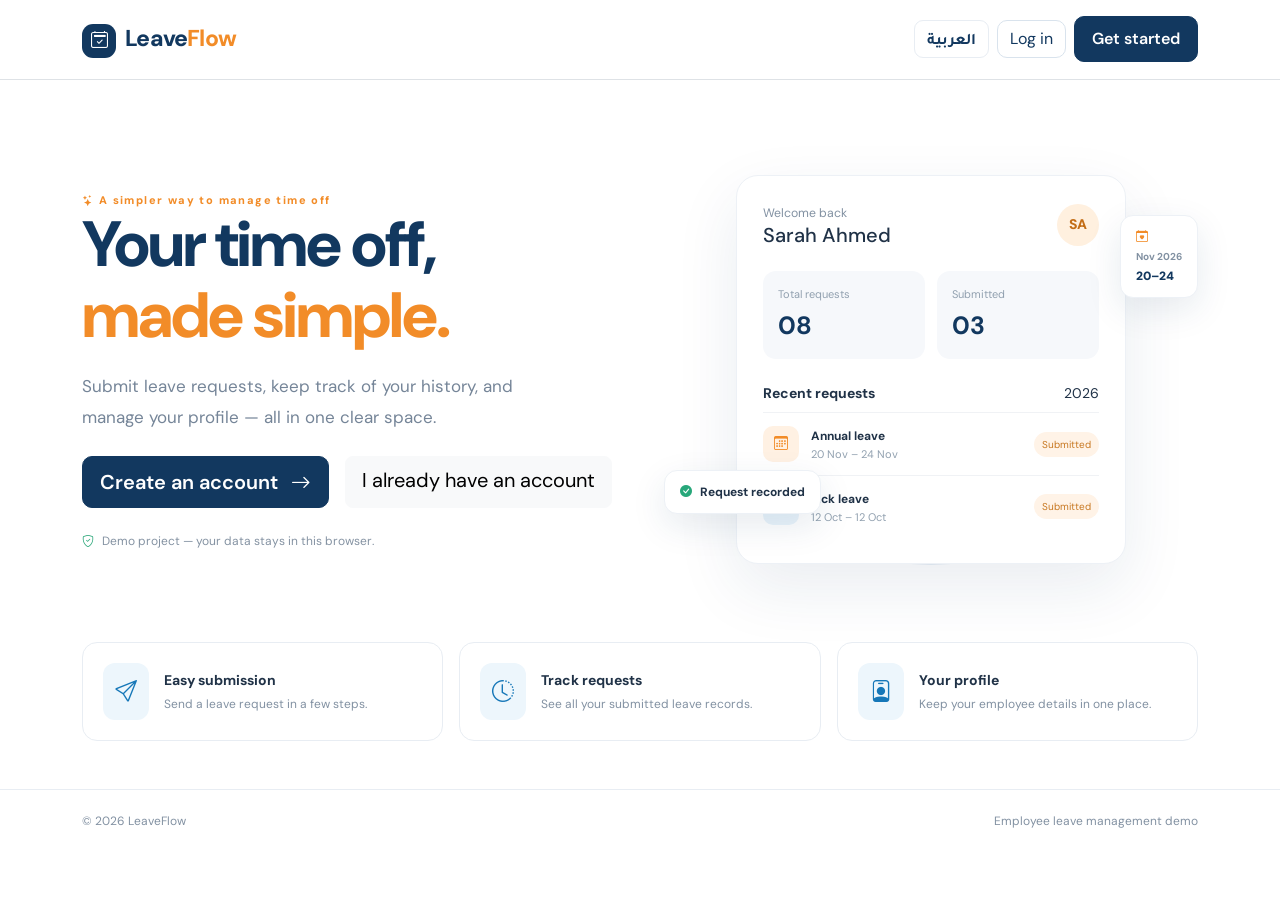
<file: index.html>
<!doctype html>
<html lang="en">
<head>
  <meta charset="utf-8"><meta name="viewport" content="width=device-width, initial-scale=1">
  <meta name="description" content="LeaveFlow employee leave management demo">
  <title>LeaveFlow | Leave Management</title>
  <link href="https://cdn.jsdelivr.net/npm/bootstrap@5.3.3/dist/css/bootstrap.min.css" rel="stylesheet">
  <link href="https://cdn.jsdelivr.net/npm/bootstrap-icons@1.11.3/font/bootstrap-icons.min.css" rel="stylesheet">
  <link rel="stylesheet" href="css/style.css">
</head>
<body class="landing-page">
  <nav class="navbar navbar-expand-lg navbar-light bg-white border-bottom">
    <div class="container py-2">
      <a class="navbar-brand brand" href="index.html"><span class="brand-mark"><i class="bi bi-calendar2-check"></i></span> Leave<span>Flow</span></a>
      <div class="ms-auto d-flex gap-2 align-items-center">
        <button class="btn btn-language" data-language-toggle>العربية</button>
        <a class="btn btn-outline-primary" href="login.html" data-i18n="login">Log in</a>
        <a class="btn btn-primary" href="register.html" data-i18n="getStarted">Get started</a>
      </div>
    </div>
  </nav>
  <main class="container">
    <section class="hero row align-items-center g-5">
      <div class="col-lg-6">
        <span class="eyebrow"><i class="bi bi-stars"></i> <span data-i18n="heroEyebrow">A simpler way to manage time off</span></span>
        <h1 data-i18n="heroTitle">Your time off,<br><span>made simple.</span></h1>
        <p class="hero-copy" data-i18n="heroText">Submit leave requests, keep track of your history, and manage your profile — all in one clear space.</p>
        <div class="d-flex flex-wrap gap-3 mt-4">
          <a class="btn btn-primary btn-lg" href="register.html"><span data-i18n="createAccount">Create an account</span> <i class="bi bi-arrow-right ms-2"></i></a>
          <a class="btn btn-light btn-lg" href="login.html" data-i18n="alreadyMember">I already have an account</a>
        </div>
        <div class="hero-note mt-4"><i class="bi bi-shield-check"></i> <span data-i18n="demoNote">Demo project — your data stays in this browser.</span></div>
      </div>
      <div class="col-lg-6">
        <div class="hero-visual">
          <div class="visual-orbit orbit-one"></div><div class="visual-orbit orbit-two"></div>
          <div class="preview-card">
            <div class="d-flex justify-content-between align-items-center mb-4"><div><small class="muted" data-i18n="welcomeBack">Welcome back</small><h5 class="mb-0">Sarah Ahmed</h5></div><div class="avatar">SA</div></div>
            <div class="preview-stats"><div><small data-i18n="totalRequests">Total requests</small><strong>08</strong></div><div><small data-i18n="submitted">Submitted</small><strong class="text-orange">03</strong></div></div>
            <div class="d-flex justify-content-between align-items-center mt-4 mb-2"><strong data-i18n="recentRequests">Recent requests</strong><span class="tiny-muted">2026</span></div>
            <div class="preview-row"><span class="date-icon"><i class="bi bi-calendar3"></i></span><div class="flex-grow-1"><b data-i18n="annualLeave">Annual leave</b><small>20 Nov – 24 Nov</small></div><span class="status-pill">Submitted</span></div>
            <div class="preview-row"><span class="date-icon blue"><i class="bi bi-heart-pulse"></i></span><div class="flex-grow-1"><b data-i18n="sickLeave">Sick leave</b><small>12 Oct – 12 Oct</small></div><span class="status-pill">Submitted</span></div>
          </div>
          <div class="floating-chip"><i class="bi bi-check-circle-fill"></i> <span data-i18n="requestRecorded">Request recorded</span></div>
          <div class="floating-calendar"><i class="bi bi-calendar-heart"></i><span>Nov 2026</span><b>20–24</b></div>
        </div>
      </div>
    </section>
    <section class="feature-strip row g-3 pb-5">
      <div class="col-md-4"><div class="feature"><i class="bi bi-send"></i><div><b data-i18n="easySubmission">Easy submission</b><p data-i18n="easySubmissionText">Send a leave request in a few steps.</p></div></div></div>
      <div class="col-md-4"><div class="feature"><i class="bi bi-clock-history"></i><div><b data-i18n="trackRequests">Track requests</b><p data-i18n="trackRequestsText">See all your submitted leave records.</p></div></div></div>
      <div class="col-md-4"><div class="feature"><i class="bi bi-person-badge"></i><div><b data-i18n="yourProfile">Your profile</b><p data-i18n="yourProfileText">Keep your employee details in one place.</p></div></div></div>
    </section>
  </main>
  <footer class="site-footer"><div class="container d-flex justify-content-between flex-wrap gap-2"><span>© 2026 LeaveFlow</span><span data-i18n="footerDemo">Employee leave management demo</span></div></footer>
  <script src="js/language.js"></script><script src="js/auth.js"></script>
</body></html>
</file>
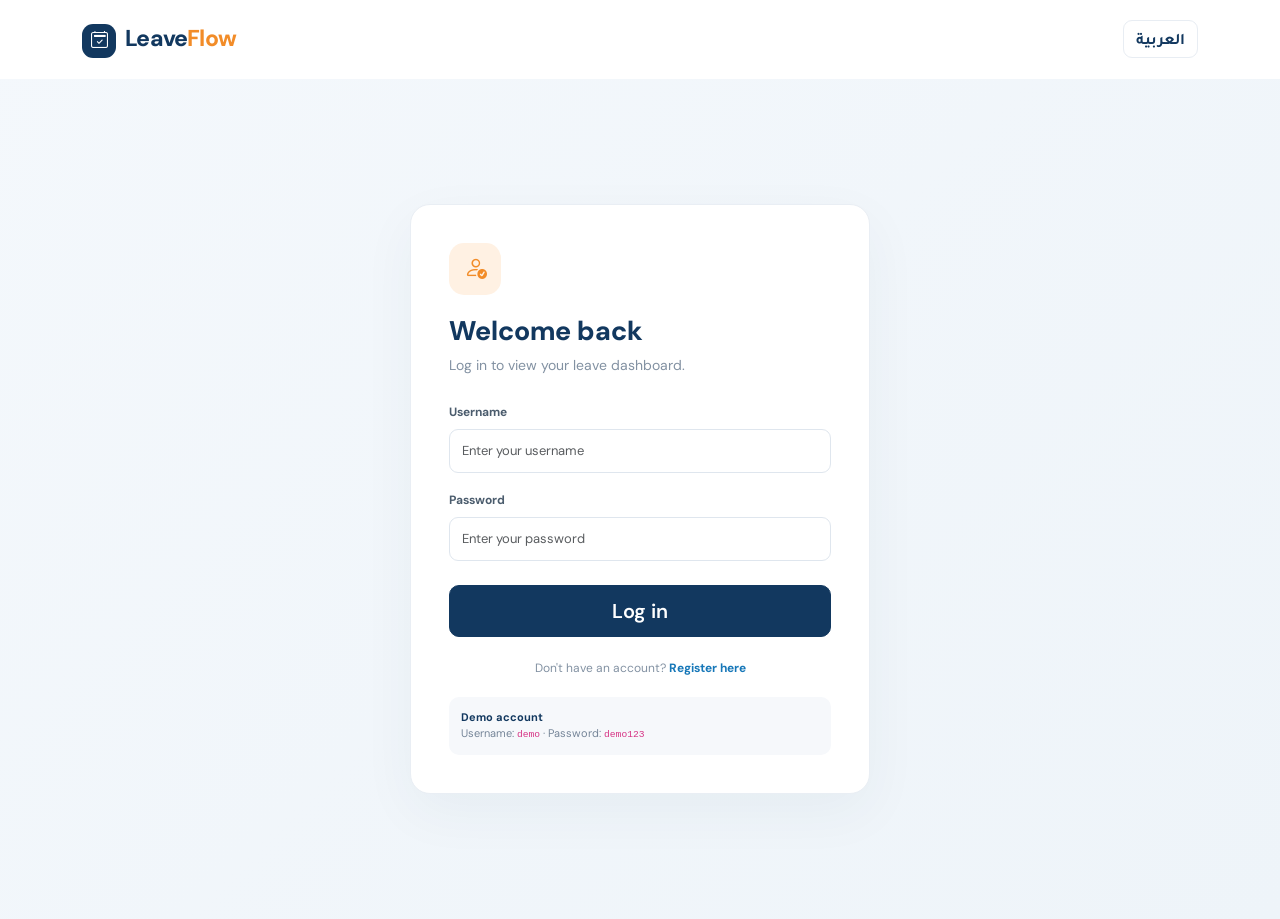
<file: dashboard.html>
<!doctype html><html lang="en"><head><meta charset="utf-8"><meta name="viewport" content="width=device-width,initial-scale=1"><title>Dashboard | LeaveFlow</title><link href="https://cdn.jsdelivr.net/npm/bootstrap@5.3.3/dist/css/bootstrap.min.css" rel="stylesheet"><link href="https://cdn.jsdelivr.net/npm/bootstrap-icons@1.11.3/font/bootstrap-icons.min.css" rel="stylesheet"><link rel="stylesheet" href="css/style.css"></head><body class="app-page">
<aside class="sidebar"><a class="navbar-brand brand side-brand" href="dashboard.html"><span class="brand-mark"><i class="bi bi-calendar2-check"></i></span> Leave<span>Flow</span></a><div class="side-caption" data-i18n="workspace">WORKSPACE</div><a class="side-link active" href="dashboard.html"><i class="bi bi-grid-1x2"></i><span data-i18n="dashboard">Dashboard</span></a><a class="side-link " href="leave-request.html"><i class="bi bi-plus-circle"></i><span data-i18n="newRequest">New request</span></a><a class="side-link " href="my-requests.html"><i class="bi bi-calendar2-week"></i><span data-i18n="myRequests">My requests</span></a><a class="side-link " href="profile.html"><i class="bi bi-person"></i><span data-i18n="profile">Profile</span></a><div class="sidebar-bottom"><div class="help-mini"><i class="bi bi-info-circle"></i><span data-i18n="demoVersion">Demo version</span></div><button class="side-link logout-btn" data-logout><i class="bi bi-box-arrow-left"></i><span data-i18n="logout">Log out</span></button></div></aside>
<div class="app-main"><header class="topbar"><button class="btn btn-light d-lg-none" id="menuToggle"><i class="bi bi-list"></i></button><div><span class="topbar-title" data-i18n="employeePortal">Employee portal</span><small class="d-block muted" data-i18n="manageLeave">Manage your leave in one place</small></div><div class="ms-auto d-flex align-items-center gap-3"><button class="btn btn-language" data-language-toggle>العربية</button><div class="top-user"><span class="avatar small-avatar" id="topAvatar">U</span><span id="topUserName">Employee</span></div></div></header>
<main class="content-area">
<div class="page-heading"><div><div class="eyebrow" data-i18n="overview">OVERVIEW</div><h1><span data-i18n="hello">Hello</span>, <span id="welcomeName">Employee</span> 👋</h1><p data-i18n="dashboardIntro">Here is an overview of your leave activity.</p></div><a href="leave-request.html" class="btn btn-primary"><i class="bi bi-plus-lg me-2"></i><span data-i18n="newRequest">New request</span></a></div>
<div class="welcome-banner"><div><span data-i18n="department">Department</span><h3 id="welcomeDepartment">—</h3><p data-i18n="welcomeMessage">Your leave information, organized and easy to access.</p></div><div class="banner-icon"><i class="bi bi-calendar2-heart"></i></div></div>
<div class="row g-3 stats-row"><div class="col-md-4"><div class="stat-card"><span class="stat-icon purple"><i class="bi bi-calendar2-week"></i></span><div><small data-i18n="totalRequests">Total requests</small><strong id="totalCount">0</strong></div></div></div><div class="col-md-4"><div class="stat-card"><span class="stat-icon orange"><i class="bi bi-send"></i></span><div><small data-i18n="submitted">Submitted</small><strong id="submittedCount">0</strong></div></div></div><div class="col-md-4"><div class="stat-card"><span class="stat-icon blue"><i class="bi bi-calendar-check"></i></span><div><small data-i18n="leaveTypes">Leave types used</small><strong id="typesCount">0</strong></div></div></div></div>
<section class="panel mt-4"><div class="panel-heading"><div><h2 data-i18n="recentRequests">Recent requests</h2><p data-i18n="latestLeave">Your latest leave submissions</p></div><a href="my-requests.html" class="text-link" data-i18n="viewAll">View all <i class="bi bi-arrow-up-right"></i></a></div><div id="recentRequests"></div></section>
</main><footer class="app-footer">© 2026 LeaveFlow <span data-i18n="footerDemo">Employee leave management demo</span></footer></div>
<script src="js/language.js"></script><script src="js/auth.js"></script><script src="js/dashboard.js"></script></body></html>
</file>
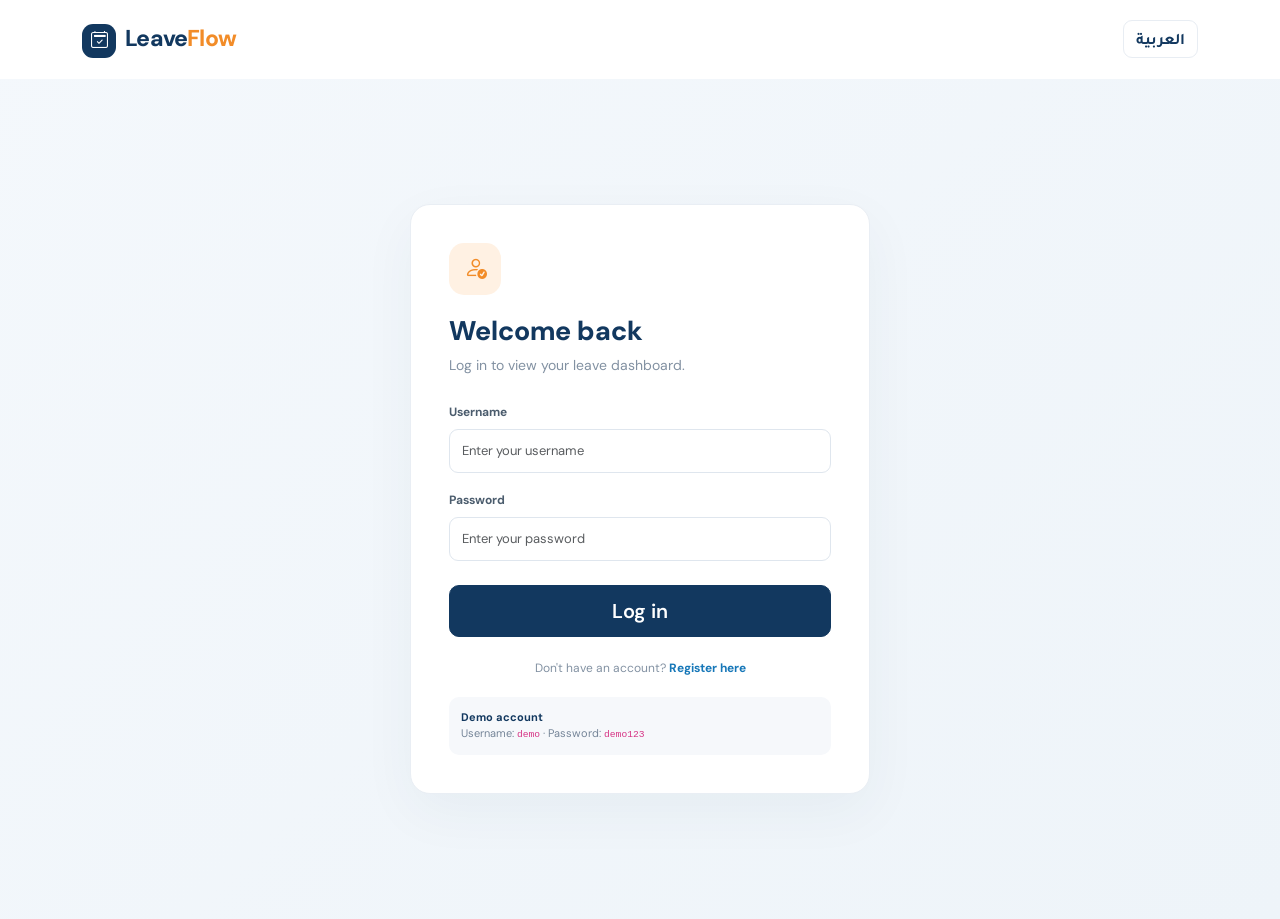
<file: leave-request.html>
<!doctype html><html lang="en"><head><meta charset="utf-8"><meta name="viewport" content="width=device-width,initial-scale=1"><title>New request | LeaveFlow</title><link href="https://cdn.jsdelivr.net/npm/bootstrap@5.3.3/dist/css/bootstrap.min.css" rel="stylesheet"><link href="https://cdn.jsdelivr.net/npm/bootstrap-icons@1.11.3/font/bootstrap-icons.min.css" rel="stylesheet"><link rel="stylesheet" href="css/style.css"></head><body class="app-page">
<aside class="sidebar"><a class="navbar-brand brand side-brand" href="dashboard.html"><span class="brand-mark"><i class="bi bi-calendar2-check"></i></span> Leave<span>Flow</span></a><div class="side-caption" data-i18n="workspace">WORKSPACE</div><a class="side-link " href="dashboard.html"><i class="bi bi-grid-1x2"></i><span data-i18n="dashboard">Dashboard</span></a><a class="side-link active" href="leave-request.html"><i class="bi bi-plus-circle"></i><span data-i18n="newRequest">New request</span></a><a class="side-link " href="my-requests.html"><i class="bi bi-calendar2-week"></i><span data-i18n="myRequests">My requests</span></a><a class="side-link " href="profile.html"><i class="bi bi-person"></i><span data-i18n="profile">Profile</span></a><div class="sidebar-bottom"><div class="help-mini"><i class="bi bi-info-circle"></i><span data-i18n="demoVersion">Demo version</span></div><button class="side-link logout-btn" data-logout><i class="bi bi-box-arrow-left"></i><span data-i18n="logout">Log out</span></button></div></aside>
<div class="app-main"><header class="topbar"><button class="btn btn-light d-lg-none" id="menuToggle"><i class="bi bi-list"></i></button><div><span class="topbar-title" data-i18n="employeePortal">Employee portal</span><small class="d-block muted" data-i18n="manageLeave">Manage your leave in one place</small></div><div class="ms-auto d-flex align-items-center gap-3"><button class="btn btn-language" data-language-toggle>العربية</button><div class="top-user"><span class="avatar small-avatar" id="topAvatar">U</span><span id="topUserName">Employee</span></div></div></header>
<main class="content-area">
<div class="page-heading"><div><div class="eyebrow" data-i18n="leaveManagement">LEAVE MANAGEMENT</div><h1 data-i18n="submitLeave">Submit a leave request</h1><p data-i18n="requestIntro">Complete the form below to record your leave request.</p></div></div>
<section class="panel form-panel"><div class="panel-heading"><div><h2 data-i18n="requestDetails">Request details</h2><p data-i18n="requestDetailsSub">Your employee information is filled in automatically.</p></div><span class="soft-badge"><i class="bi bi-pencil-square"></i> <span data-i18n="newEntry">New entry</span></span></div><div id="formAlert"></div>
<form id="leaveForm"><div class="row g-3"><div class="col-md-6"><label class="form-label" data-i18n="employeeName">Employee name</label><input class="form-control" id="employeeName" readonly></div><div class="col-md-6"><label class="form-label" data-i18n="department">Department</label><input class="form-control" id="employeeDepartment" readonly></div><div class="col-md-6"><label class="form-label" data-i18n="leaveType">Leave type</label><select class="form-select" id="leaveType" required><option value="">Select leave type</option><option value="Annual">Annual leave</option><option value="Sick">Sick leave</option><option value="Emergency">Emergency leave</option><option value="Other">Other</option></select></div><div class="col-md-6"><label class="form-label" data-i18n="reason">Reason</label><input class="form-control" id="reason" required maxlength="180" placeholder="Briefly describe the reason"></div><div class="col-md-6"><label class="form-label" data-i18n="startDate">Start date</label><input class="form-control" id="startDate" type="date" required></div><div class="col-md-6"><label class="form-label" data-i18n="endDate">End date</label><input class="form-control" id="endDate" type="date" required></div></div><div class="form-actions"><a href="dashboard.html" class="btn btn-light" data-i18n="cancel">Cancel</a><button class="btn btn-primary" type="submit"><i class="bi bi-send me-2"></i><span data-i18n="submitRequest">Submit request</span></button></div></form></section>
</main><footer class="app-footer">© 2026 LeaveFlow <span data-i18n="footerDemo">Employee leave management demo</span></footer></div>
<script src="js/language.js"></script><script src="js/auth.js"></script><script src="js/leave.js"></script></body></html>
</file>
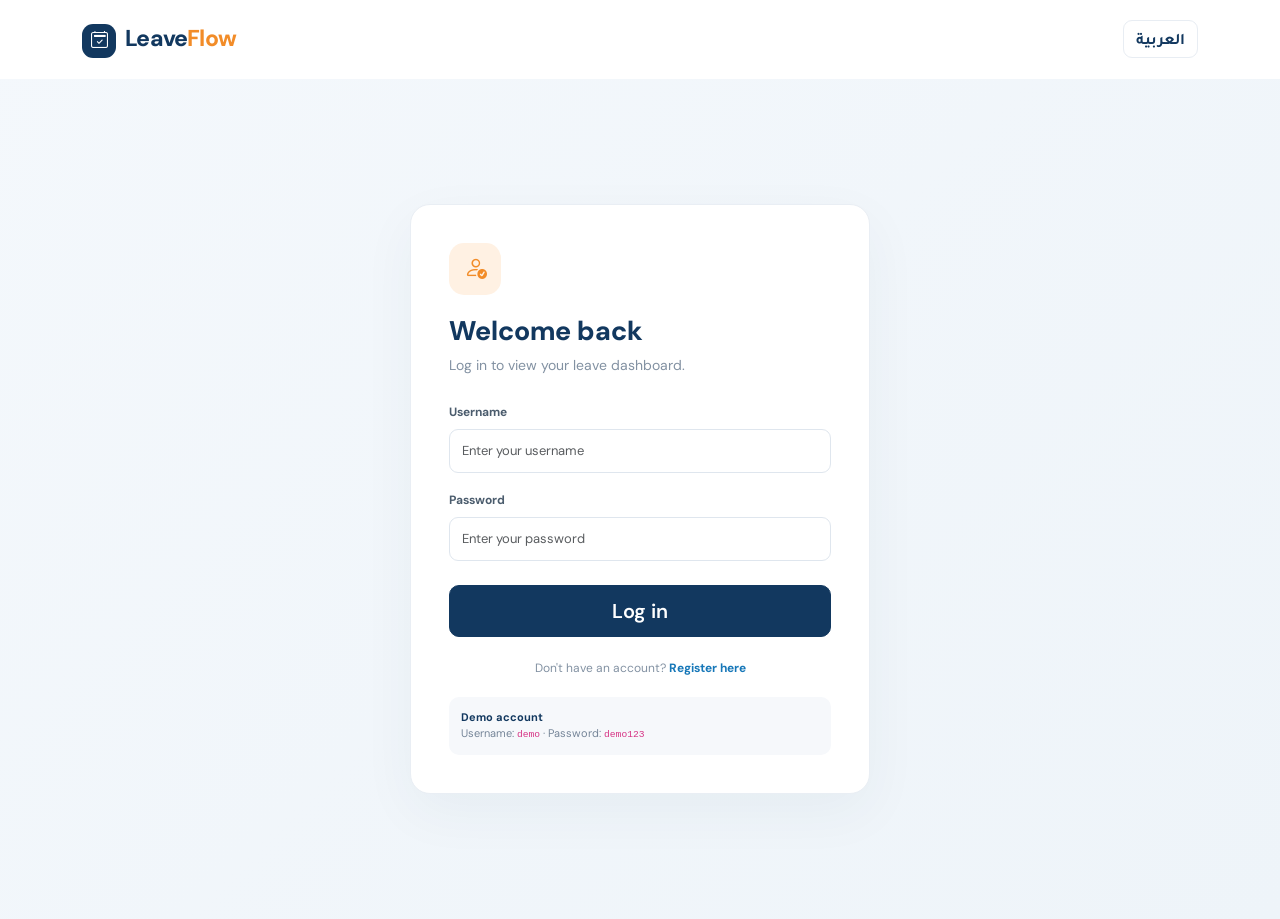
<file: login.html>
<!doctype html><html lang="en"><head><meta charset="utf-8"><meta name="viewport" content="width=device-width,initial-scale=1"><title>Log in | LeaveFlow</title><link href="https://cdn.jsdelivr.net/npm/bootstrap@5.3.3/dist/css/bootstrap.min.css" rel="stylesheet"><link href="https://cdn.jsdelivr.net/npm/bootstrap-icons@1.11.3/font/bootstrap-icons.min.css" rel="stylesheet"><link rel="stylesheet" href="css/style.css"></head>
<body class="auth-page"><nav class="navbar bg-white"><div class="container py-2"><a class="navbar-brand brand" href="index.html"><span class="brand-mark"><i class="bi bi-calendar2-check"></i></span> Leave<span>Flow</span></a><button class="btn btn-language ms-auto" data-language-toggle>العربية</button></div></nav>
<main class="auth-wrap"><section class="auth-card"><div class="auth-icon"><i class="bi bi-person-check"></i></div><h1 data-i18n="loginTitle">Welcome back</h1><p data-i18n="loginSubtitle">Log in to view your leave dashboard.</p><div id="formAlert"></div>
<form id="loginForm"><div class="mb-3"><label class="form-label" for="username" data-i18n="username">Username</label><input class="form-control" id="username" required autocomplete="username" placeholder="Enter your username"></div><div class="mb-3"><label class="form-label" for="password" data-i18n="password">Password</label><input class="form-control" id="password" type="password" required autocomplete="current-password" placeholder="Enter your password"></div><button class="btn btn-primary w-100 btn-lg mt-2" type="submit" data-i18n="login">Log in</button></form>
<p class="auth-bottom"><span data-i18n="noAccount">Don't have an account?</span> <a href="register.html" data-i18n="registerHere">Register here</a></p><div class="demo-hint"><b data-i18n="demoAccount">Demo account</b><br>Username: <code>demo</code> · Password: <code>demo123</code></div></section></main>
<script src="js/language.js"></script><script src="js/auth.js"></script></body></html>
</file>
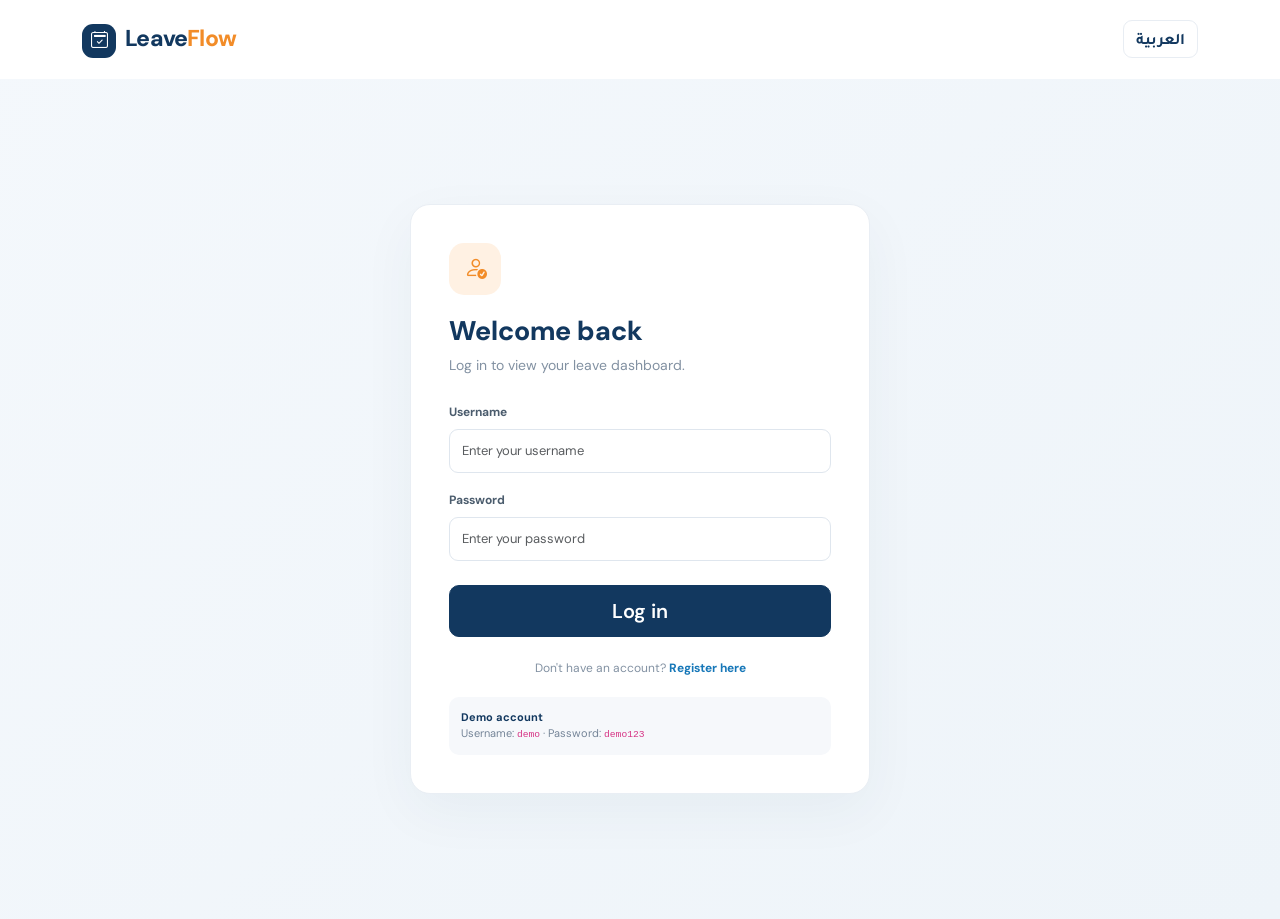
<file: my-requests.html>
<!doctype html><html lang="en"><head><meta charset="utf-8"><meta name="viewport" content="width=device-width,initial-scale=1"><title>My requests | LeaveFlow</title><link href="https://cdn.jsdelivr.net/npm/bootstrap@5.3.3/dist/css/bootstrap.min.css" rel="stylesheet"><link href="https://cdn.jsdelivr.net/npm/bootstrap-icons@1.11.3/font/bootstrap-icons.min.css" rel="stylesheet"><link rel="stylesheet" href="css/style.css"></head><body class="app-page">
<aside class="sidebar"><a class="navbar-brand brand side-brand" href="dashboard.html"><span class="brand-mark"><i class="bi bi-calendar2-check"></i></span> Leave<span>Flow</span></a><div class="side-caption" data-i18n="workspace">WORKSPACE</div><a class="side-link " href="dashboard.html"><i class="bi bi-grid-1x2"></i><span data-i18n="dashboard">Dashboard</span></a><a class="side-link " href="leave-request.html"><i class="bi bi-plus-circle"></i><span data-i18n="newRequest">New request</span></a><a class="side-link active" href="my-requests.html"><i class="bi bi-calendar2-week"></i><span data-i18n="myRequests">My requests</span></a><a class="side-link " href="profile.html"><i class="bi bi-person"></i><span data-i18n="profile">Profile</span></a><div class="sidebar-bottom"><div class="help-mini"><i class="bi bi-info-circle"></i><span data-i18n="demoVersion">Demo version</span></div><button class="side-link logout-btn" data-logout><i class="bi bi-box-arrow-left"></i><span data-i18n="logout">Log out</span></button></div></aside>
<div class="app-main"><header class="topbar"><button class="btn btn-light d-lg-none" id="menuToggle"><i class="bi bi-list"></i></button><div><span class="topbar-title" data-i18n="employeePortal">Employee portal</span><small class="d-block muted" data-i18n="manageLeave">Manage your leave in one place</small></div><div class="ms-auto d-flex align-items-center gap-3"><button class="btn btn-language" data-language-toggle>العربية</button><div class="top-user"><span class="avatar small-avatar" id="topAvatar">U</span><span id="topUserName">Employee</span></div></div></header>
<main class="content-area">
<div class="page-heading"><div><div class="eyebrow" data-i18n="leaveManagement">LEAVE MANAGEMENT</div><h1 data-i18n="myRequests">My requests</h1><p data-i18n="historyIntro">Review and search your submitted leave requests.</p></div><a href="leave-request.html" class="btn btn-primary"><i class="bi bi-plus-lg me-2"></i><span data-i18n="newRequest">New request</span></a></div>
<section class="panel"><div class="toolbar"><div class="search-box"><i class="bi bi-search"></i><input id="searchRequests" class="form-control" placeholder="Search by leave type or reason" data-i18n-placeholder="searchPlaceholder"></div><select id="filterType" class="form-select filter-select"><option value="" data-i18n="allTypes">All leave types</option><option value="Annual">Annual</option><option value="Sick">Sick</option><option value="Emergency">Emergency</option><option value="Other">Other</option></select></div><div id="requestsTable"></div></section>
</main><footer class="app-footer">© 2026 LeaveFlow <span data-i18n="footerDemo">Employee leave management demo</span></footer></div>
<script src="js/language.js"></script><script src="js/auth.js"></script><script src="js/leave.js"></script></body></html>
</file>
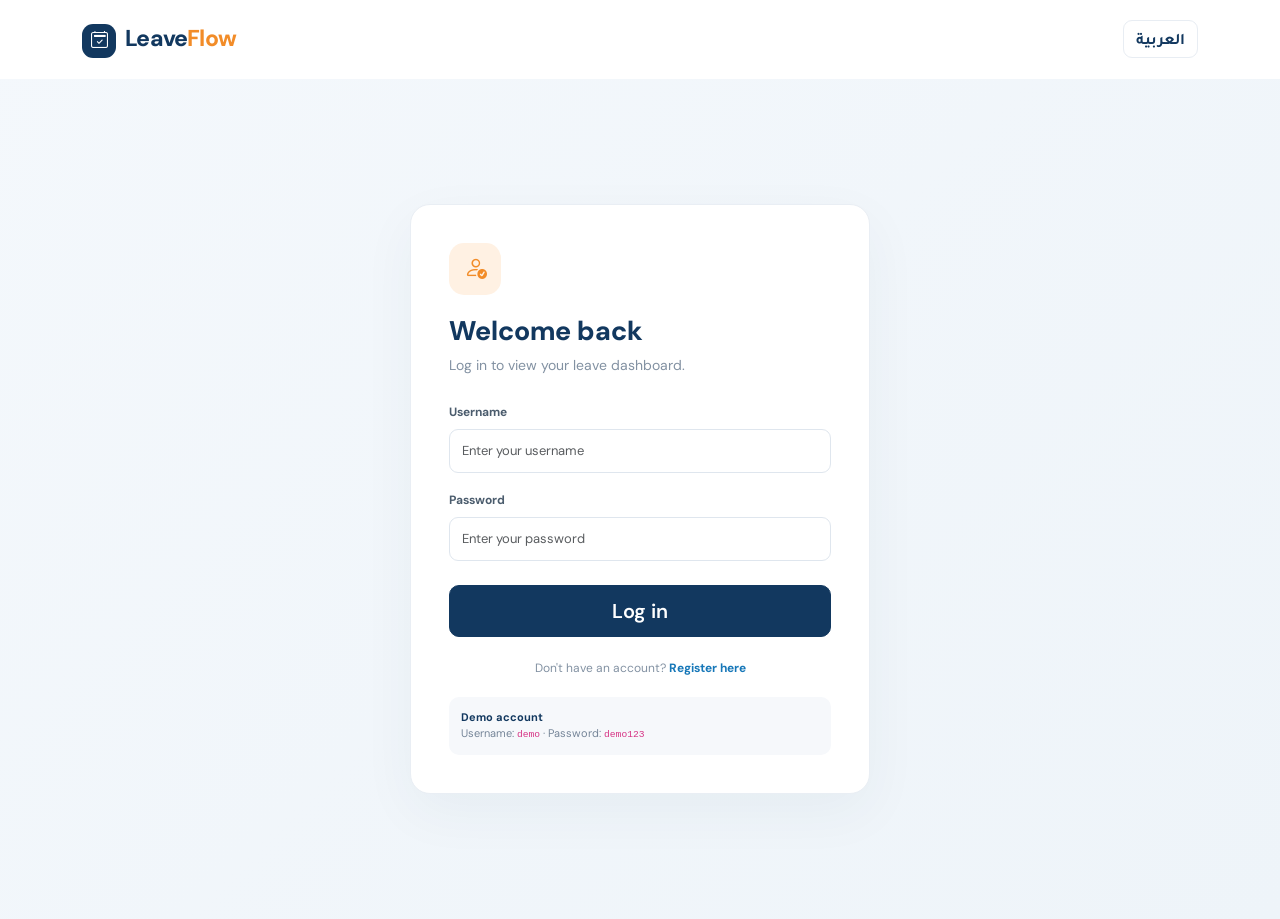
<file: profile.html>
<!doctype html><html lang="en"><head><meta charset="utf-8"><meta name="viewport" content="width=device-width,initial-scale=1"><title>Profile | LeaveFlow</title><link href="https://cdn.jsdelivr.net/npm/bootstrap@5.3.3/dist/css/bootstrap.min.css" rel="stylesheet"><link href="https://cdn.jsdelivr.net/npm/bootstrap-icons@1.11.3/font/bootstrap-icons.min.css" rel="stylesheet"><link rel="stylesheet" href="css/style.css"></head><body class="app-page">
<aside class="sidebar"><a class="navbar-brand brand side-brand" href="dashboard.html"><span class="brand-mark"><i class="bi bi-calendar2-check"></i></span> Leave<span>Flow</span></a><div class="side-caption" data-i18n="workspace">WORKSPACE</div><a class="side-link " href="dashboard.html"><i class="bi bi-grid-1x2"></i><span data-i18n="dashboard">Dashboard</span></a><a class="side-link " href="leave-request.html"><i class="bi bi-plus-circle"></i><span data-i18n="newRequest">New request</span></a><a class="side-link " href="my-requests.html"><i class="bi bi-calendar2-week"></i><span data-i18n="myRequests">My requests</span></a><a class="side-link active" href="profile.html"><i class="bi bi-person"></i><span data-i18n="profile">Profile</span></a><div class="sidebar-bottom"><div class="help-mini"><i class="bi bi-info-circle"></i><span data-i18n="demoVersion">Demo version</span></div><button class="side-link logout-btn" data-logout><i class="bi bi-box-arrow-left"></i><span data-i18n="logout">Log out</span></button></div></aside>
<div class="app-main"><header class="topbar"><button class="btn btn-light d-lg-none" id="menuToggle"><i class="bi bi-list"></i></button><div><span class="topbar-title" data-i18n="employeePortal">Employee portal</span><small class="d-block muted" data-i18n="manageLeave">Manage your leave in one place</small></div><div class="ms-auto d-flex align-items-center gap-3"><button class="btn btn-language" data-language-toggle>العربية</button><div class="top-user"><span class="avatar small-avatar" id="topAvatar">U</span><span id="topUserName">Employee</span></div></div></header>
<main class="content-area">
<div class="page-heading"><div><div class="eyebrow" data-i18n="account">ACCOUNT</div><h1 data-i18n="myProfile">My profile</h1><p data-i18n="profileIntro">Your registered employee information.</p></div></div>
<section class="panel profile-panel"><div class="profile-cover"></div><div class="profile-details"><div class="profile-avatar" id="profileAvatar">U</div><h2 id="profileName">Employee</h2><p id="profileDepartment" class="muted"></p><div class="row g-3 profile-grid"><div class="col-md-6"><div class="detail-item"><small data-i18n="employeeId">Employee ID</small><strong id="profileId">—</strong></div></div><div class="col-md-6"><div class="detail-item"><small data-i18n="email">Email</small><strong id="profileEmail">—</strong></div></div><div class="col-md-6"><div class="detail-item"><small data-i18n="username">Username</small><strong id="profileUsername">—</strong></div></div><div class="col-md-6"><div class="detail-item"><small data-i18n="department">Department</small><strong id="profileDepartment2">—</strong></div></div></div></div></section>
</main><footer class="app-footer">© 2026 LeaveFlow <span data-i18n="footerDemo">Employee leave management demo</span></footer></div>
<script src="js/language.js"></script><script src="js/auth.js"></script><script src="js/dashboard.js"></script></body></html>
</file>
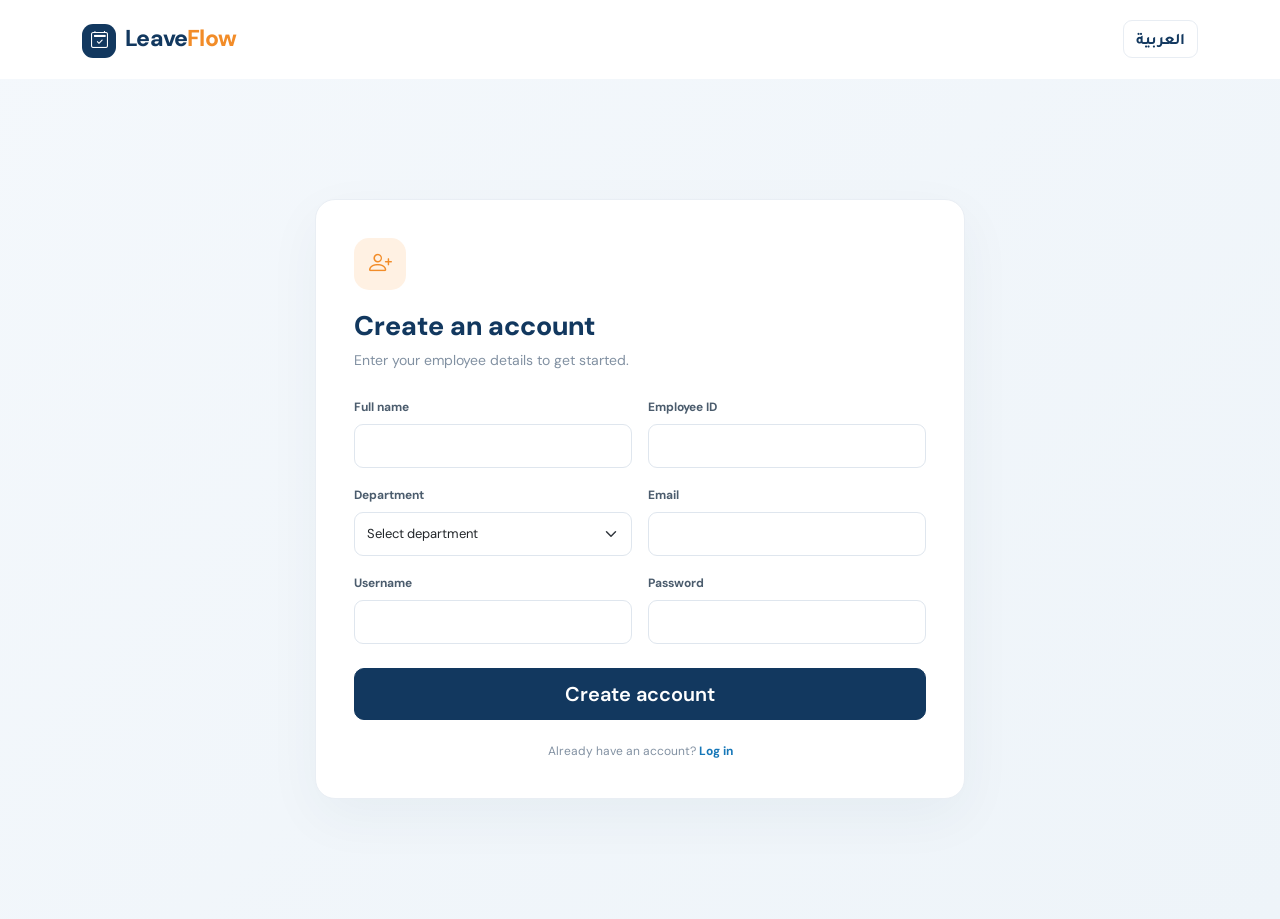
<file: register.html>
<!doctype html><html lang="en"><head><meta charset="utf-8"><meta name="viewport" content="width=device-width,initial-scale=1"><title>Register | LeaveFlow</title><link href="https://cdn.jsdelivr.net/npm/bootstrap@5.3.3/dist/css/bootstrap.min.css" rel="stylesheet"><link href="https://cdn.jsdelivr.net/npm/bootstrap-icons@1.11.3/font/bootstrap-icons.min.css" rel="stylesheet"><link rel="stylesheet" href="css/style.css"></head>
<body class="auth-page"><nav class="navbar bg-white"><div class="container py-2"><a class="navbar-brand brand" href="index.html"><span class="brand-mark"><i class="bi bi-calendar2-check"></i></span> Leave<span>Flow</span></a><button class="btn btn-language ms-auto" data-language-toggle>العربية</button></div></nav>
<main class="auth-wrap"><section class="auth-card register-card"><div class="auth-icon"><i class="bi bi-person-plus"></i></div><h1 data-i18n="createAccount">Create an account</h1><p data-i18n="registerSubtitle">Enter your employee details to get started.</p><div id="formAlert"></div>
<form id="registerForm"><div class="row g-3"><div class="col-md-6"><label class="form-label" data-i18n="fullName">Full name</label><input class="form-control" id="fullName" required></div><div class="col-md-6"><label class="form-label" data-i18n="employeeId">Employee ID</label><input class="form-control" id="employeeId" required></div><div class="col-md-6"><label class="form-label" data-i18n="department">Department</label><select class="form-select" id="department" required><option value="">Select department</option><option>IT</option><option>Business</option><option>Engineering</option></select></div><div class="col-md-6"><label class="form-label" data-i18n="email">Email</label><input class="form-control" id="email" type="email" required></div><div class="col-md-6"><label class="form-label" data-i18n="username">Username</label><input class="form-control" id="username" required autocomplete="username"></div><div class="col-md-6"><label class="form-label" data-i18n="password">Password</label><input class="form-control" id="password" type="password" minlength="6" required autocomplete="new-password"></div></div><button class="btn btn-primary w-100 btn-lg mt-4" type="submit" data-i18n="register">Create account</button></form>
<p class="auth-bottom"><span data-i18n="haveAccount">Already have an account?</span> <a href="login.html" data-i18n="login">Log in</a></p></section></main>
<script src="js/language.js"></script><script src="js/auth.js"></script></body></html>
</file>
<file: css/style.css>
@import url('https://fonts.googleapis.com/css2?family=DM+Sans:wght@400;500;600;700;800&family=Tajawal:wght@400;500;600;700;800&display=swap');
:root{--navy:#12385f;--navy2:#0a2745;--blue:#1677b8;--orange:#f28c28;--ink:#203247;--muted:#8291a2;--bg:#f4f7fb;--line:#e8edf3}
*{box-sizing:border-box}body{font-family:'DM Sans','Tajawal',sans-serif;color:var(--ink);background:var(--bg);font-size:14px}html[dir=rtl] body{font-family:'Tajawal','DM Sans',sans-serif}a{text-decoration:none}.brand{font-size:23px;font-weight:800;color:var(--navy)!important;letter-spacing:-.8px}.brand>span:last-child{color:var(--orange)}.brand-mark{display:inline-grid;place-items:center;width:34px;height:34px;border-radius:11px;background:var(--navy);color:white;font-size:17px;margin-right:5px}.btn-primary{background:var(--navy);border-color:var(--navy);border-radius:10px;padding:10px 17px;font-weight:600}.btn-primary:hover,.btn-primary:focus{background:var(--blue);border-color:var(--blue)}.btn-outline-primary{border-color:#d9e3ed;color:var(--navy);border-radius:10px}.btn-language{border:1px solid var(--line);border-radius:9px;color:var(--navy);font-weight:600;background:white}.muted{color:var(--muted)}.text-orange{color:var(--orange)}.landing-page{background:white}.hero{padding-top:90px;padding-bottom:72px;min-height:570px}.eyebrow{color:var(--orange);font-size:11px;font-weight:800;letter-spacing:1.4px;margin-bottom:15px}.hero h1{font-size:clamp(42px,5vw,64px);font-weight:800;line-height:1.1;letter-spacing:-2px;color:var(--navy);margin:0 0 20px}.hero h1 span{color:var(--orange)}.hero-copy{font-size:17px;line-height:1.8;color:#758598;max-width:490px}.hero-note{color:#8492a2;font-size:12px}.hero-note i{color:#2ca77a;margin-right:5px}.hero-visual{height:400px;position:relative;display:grid;place-items:center}.visual-orbit{position:absolute;border:1px solid #e8eff6;border-radius:50%;width:390px;height:390px}.orbit-two{width:310px;height:310px;border-style:dashed}.preview-card{position:relative;z-index:1;width:min(390px,90%);background:white;border:1px solid #edf1f6;border-radius:22px;padding:26px;box-shadow:0 24px 65px #163c6017}.avatar{display:grid;place-items:center;width:42px;height:42px;border-radius:50%;background:#fff0df;color:#c36d16;font-weight:800}.preview-stats{display:grid;grid-template-columns:1fr 1fr;gap:12px}.preview-stats>div{padding:15px;background:#f6f8fb;border-radius:13px}.preview-stats small,.preview-row small{display:block;color:#91a0af;font-size:11px}.preview-stats strong{font-size:25px;display:block;color:var(--navy);margin-top:4px}.preview-row{display:flex;align-items:center;gap:12px;padding:12px 0;border-top:1px solid #f0f2f5}.preview-row b{font-size:12px}.date-icon{width:36px;height:36px;display:grid;place-items:center;border-radius:10px;background:#fff1e3;color:var(--orange)}.date-icon.blue{background:#e9f4fb;color:var(--blue)}.status-pill{font-size:10px;padding:5px 8px;border-radius:20px;background:#fff3e7;color:#c77720}.floating-chip,.floating-calendar{position:absolute;z-index:2;background:white;box-shadow:0 12px 35px #12385f1a;border:1px solid #edf1f6;border-radius:13px;padding:12px 15px;font-size:12px;font-weight:700}.floating-chip{left:0;bottom:56px}.floating-chip i{color:#27a77a;margin-right:5px}.floating-calendar{right:0;top:45px;display:grid;gap:3px;color:var(--navy)}.floating-calendar i{color:var(--orange)}.floating-calendar span{font-size:10px;color:var(--muted)}.feature-strip{padding-bottom:55px}.feature{display:flex;align-items:center;gap:15px;padding:20px;border:1px solid var(--line);border-radius:15px;height:100%}.feature>i{font-size:22px;color:var(--blue);background:#edf6fc;padding:12px;border-radius:12px}.feature b{font-size:14px}.feature p{margin:4px 0 0;color:var(--muted);font-size:12px}.site-footer{border-top:1px solid var(--line);padding:22px 0;color:var(--muted);font-size:12px}
.auth-page{min-height:100vh;background:linear-gradient(135deg,#f4f8fc,#eef4f9)}.auth-wrap{min-height:calc(100vh - 60px);display:grid;place-items:center;padding:35px 16px}.auth-card{width:min(460px,100%);background:white;border:1px solid #e9eef4;border-radius:20px;padding:38px;box-shadow:0 18px 55px #12385f0c}.register-card{width:min(650px,100%)}.auth-icon{width:52px;height:52px;border-radius:15px;background:#fff1e3;color:var(--orange);display:grid;place-items:center;font-size:23px;margin-bottom:20px}.auth-card h1{font-size:27px;font-weight:800;color:var(--navy)}.auth-card>p{color:var(--muted);margin-bottom:25px}.form-label{font-size:12px;font-weight:700;color:#4b5c6d}.form-control,.form-select{min-height:44px;border-color:#dfe6ee;border-radius:9px;font-size:13px;padding:10px 12px}.form-control:focus,.form-select:focus{border-color:#80b7d9;box-shadow:0 0 0 .2rem #1677b814}.auth-bottom{text-align:center;font-size:12px;margin:22px 0 0!important}.auth-bottom a,.text-link{color:var(--blue);font-weight:700}.demo-hint{margin-top:20px;padding:12px;background:#f6f8fb;border-radius:10px;font-size:11px;color:#758598}.demo-hint b{color:var(--navy)}
.app-page{min-height:100vh}.sidebar{position:fixed;inset:0 auto 0 0;width:245px;background:var(--navy2);padding:27px 18px;color:white;display:flex;flex-direction:column;z-index:5}.side-brand{color:white!important;padding:0 8px 36px}.side-brand>span:last-child{color:#ffad52}.side-brand .brand-mark{background:#244d72}.side-caption{font-size:10px;letter-spacing:1.4px;color:#829ab0;font-weight:800;padding:0 13px 13px}.side-link{display:flex;align-items:center;gap:13px;color:#b8c7d5;padding:12px 14px;border-radius:10px;margin:3px 0;font-size:13px;font-weight:600;transition:.2s}.side-link i{font-size:17px}.side-link:hover,.side-link.active{background:#ffffff16;color:white}.side-link.active{box-shadow:inset 3px 0 var(--orange)}.sidebar-bottom{margin-top:auto}.help-mini{display:flex;gap:10px;align-items:center;color:#93a9bd;font-size:11px;padding:13px}.logout-btn{width:100%;border:0;background:transparent;text-align:left}.app-main{margin-left:245px;min-height:100vh;display:flex;flex-direction:column}.topbar{height:76px;background:white;border-bottom:1px solid var(--line);display:flex;align-items:center;padding:0 34px;gap:15px}.topbar-title{font-size:13px;font-weight:800;color:var(--navy)}.topbar small{font-size:10px}.top-user{display:flex;align-items:center;gap:9px;font-size:12px;font-weight:700}.small-avatar{width:32px;height:32px;font-size:11px}.content-area{width:100%;max-width:1180px;padding:34px;margin:0 auto;flex:1}.page-heading{display:flex;justify-content:space-between;align-items:center;gap:20px;margin-bottom:25px}.page-heading h1{font-size:27px;font-weight:800;color:var(--navy);margin:0 0 7px}.page-heading p{margin:0;color:var(--muted);font-size:12px}.page-heading .eyebrow{margin-bottom:7px}.welcome-banner{background:linear-gradient(110deg,var(--navy),#1d5b86);border-radius:17px;padding:24px 29px;color:white;display:flex;justify-content:space-between;align-items:center;overflow:hidden;position:relative}.welcome-banner span{font-size:11px;color:#bfd0df}.welcome-banner h3{font-size:23px;font-weight:800;margin:5px 0}.welcome-banner p{font-size:11px;color:#c0d1df;margin:0}.banner-icon{font-size:65px;color:#ffffff26;margin-right:22px}.stats-row{margin-top:18px}.stat-card{background:white;border:1px solid var(--line);border-radius:14px;padding:19px;display:flex;align-items:center;gap:15px;height:100%}.stat-icon{width:43px;height:43px;border-radius:12px;display:grid;place-items:center;font-size:19px}.stat-icon.purple{background:#f1edff;color:#765ac7}.stat-icon.orange{background:#fff2e4;color:var(--orange)}.stat-icon.blue{background:#eaf5fc;color:var(--blue)}.stat-card small{display:block;color:var(--muted);font-size:11px}.stat-card strong{display:block;color:var(--navy);font-size:24px;margin-top:2px}.panel{background:white;border:1px solid var(--line);border-radius:15px;padding:24px}.panel-heading{display:flex;justify-content:space-between;align-items:center;gap:15px;margin-bottom:18px}.panel-heading h2{font-size:16px;font-weight:800;color:var(--navy);margin:0 0 4px}.panel-heading p{font-size:11px;color:var(--muted);margin:0}.request-row{display:flex;align-items:center;gap:13px;padding:14px 0;border-top:1px solid #f0f2f5}.request-symbol{width:39px;height:39px;border-radius:11px;background:#fff3e8;color:var(--orange);display:grid;place-items:center;font-size:17px}.request-row strong{font-size:12px;display:block}.request-row small{font-size:10px;color:var(--muted)}.request-status{margin-left:auto;font-size:10px;padding:6px 10px;border-radius:30px;background:#fff3e7;color:#bd701e}.empty-state{text-align:center;padding:38px 15px;color:var(--muted)}.empty-state i{font-size:32px;color:#b6c6d5}.empty-state p{font-size:12px;margin:9px 0}.form-panel{max-width:850px}.soft-badge{font-size:10px;color:var(--blue);background:#edf6fc;padding:7px 10px;border-radius:20px}.form-actions{display:flex;justify-content:flex-end;gap:10px;border-top:1px solid var(--line);padding-top:22px;margin-top:25px}.toolbar{display:flex;gap:12px;margin-bottom:20px}.search-box{position:relative;flex:1}.search-box i{position:absolute;left:13px;top:13px;color:#93a2b1}.search-box input{padding-left:37px}.filter-select{max-width:190px}.table-wrap{overflow-x:auto}.table{font-size:12px;vertical-align:middle}.table thead th{background:#f7f9fb;color:#8291a2;font-size:10px;text-transform:uppercase;letter-spacing:.4px;border:0;padding:13px}.table tbody td{padding:14px 13px;border-color:#f0f2f5}.table tbody tr:last-child td{border-bottom:0}.status-tag{display:inline-block;background:#fff3e7;color:#bf741f;padding:6px 10px;border-radius:20px;font-size:10px}.profile-panel{padding:0;overflow:hidden;max-width:850px}.profile-cover{height:120px;background:linear-gradient(110deg,var(--navy),#287eac)}.profile-details{padding:0 30px 30px}.profile-avatar{width:76px;height:76px;border-radius:22px;background:#fff0df;border:5px solid white;display:grid;place-items:center;color:#c36d16;font-size:25px;font-weight:800;margin-top:-38px;position:relative}.profile-details h2{font-size:21px;font-weight:800;color:var(--navy);margin:12px 0 3px}.profile-details>p{font-size:12px}.profile-grid{margin-top:22px}.detail-item{background:#f7f9fb;padding:15px;border-radius:10px}.detail-item small{display:block;color:var(--muted);font-size:10px;margin-bottom:6px}.detail-item strong{font-size:13px;color:var(--navy);overflow-wrap:anywhere}.app-footer{border-top:1px solid var(--line);padding:18px 34px;color:var(--muted);font-size:10px;display:flex;justify-content:space-between}.alert{font-size:12px;border-radius:9px}
html[dir=rtl] .sidebar{left:auto;right:0}html[dir=rtl] .app-main{margin-left:0;margin-right:245px}html[dir=rtl] .side-link.active{box-shadow:inset -3px 0 var(--orange)}html[dir=rtl] .brand-mark{margin-right:0;margin-left:5px}html[dir=rtl] .search-box i{left:auto;right:13px}html[dir=rtl] .search-box input{padding-left:12px;padding-right:37px}html[dir=rtl] .request-status{margin-left:0;margin-right:auto}html[dir=rtl] .logout-btn{text-align:right}html[dir=rtl] .hero h1{letter-spacing:0}html[dir=rtl] .floating-chip{left:auto;right:0}html[dir=rtl] .floating-calendar{right:auto;left:0}
@media(max-width:991px){.sidebar{width:72px;padding:22px 10px}.side-brand{font-size:0;padding:0 8px 32px}.side-brand .brand-mark{font-size:18px}.side-caption,.side-link span,.help-mini span{display:none}.side-link{justify-content:center;padding:13px 8px}.side-link i{font-size:19px}.help-mini{justify-content:center}.app-main{margin-left:72px}html[dir=rtl] .app-main{margin-right:72px}.content-area{padding:25px 20px}.topbar{padding:0 20px}}
@media(max-width:600px){.hero{padding-top:55px;padding-bottom:35px}.hero-visual{height:340px}.visual-orbit{width:300px;height:300px}.orbit-two{width:240px;height:240px}.preview-card{padding:19px}.floating-chip{bottom:15px}.floating-calendar{top:8px}.feature{padding:14px}.page-heading{align-items:flex-start;flex-direction:column}.page-heading h1{font-size:23px}.topbar{height:66px;padding:0 12px}.top-user #topUserName{display:none}.content-area{padding:22px 13px}.panel{padding:17px}.toolbar{flex-direction:column}.filter-select{max-width:none}.app-footer{padding:15px;gap:8px;flex-direction:column}.auth-card{padding:27px 22px}.welcome-banner{padding:20px}.banner-icon{font-size:45px;margin:0}}
</file>
